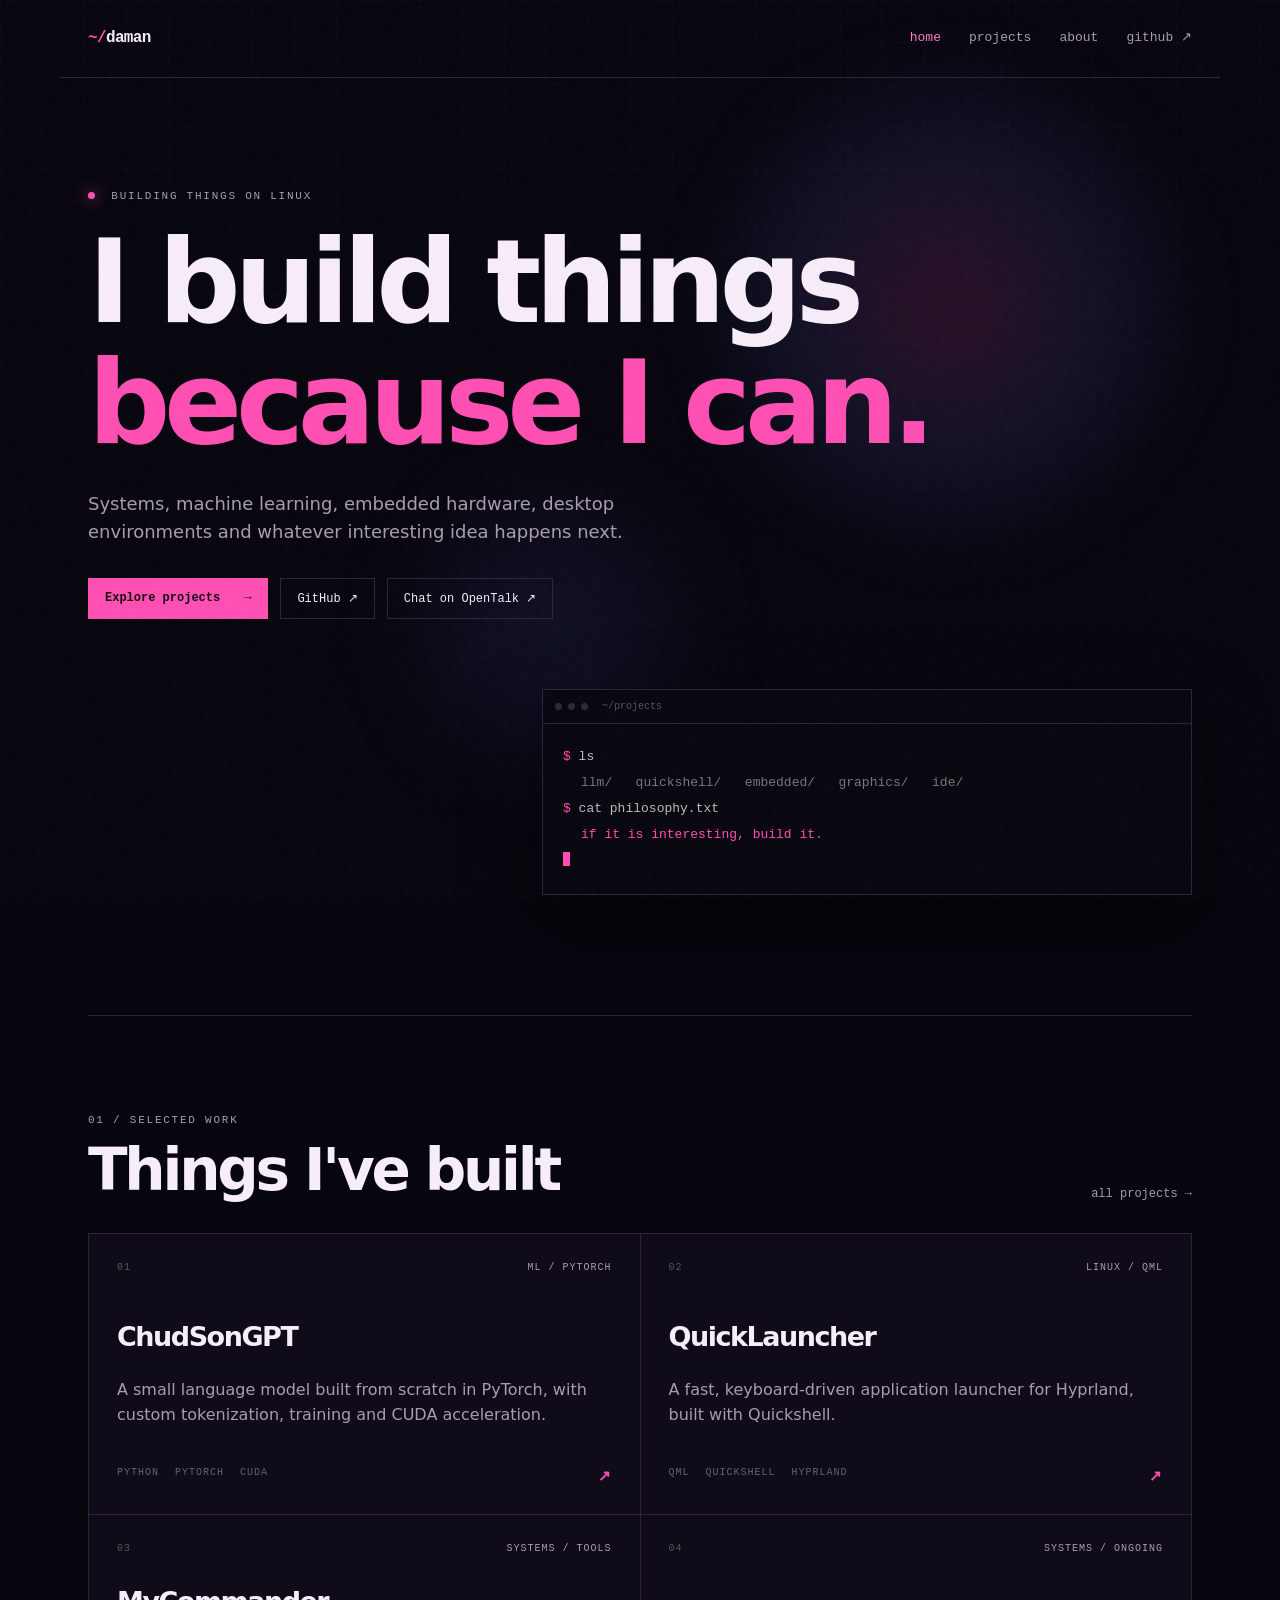
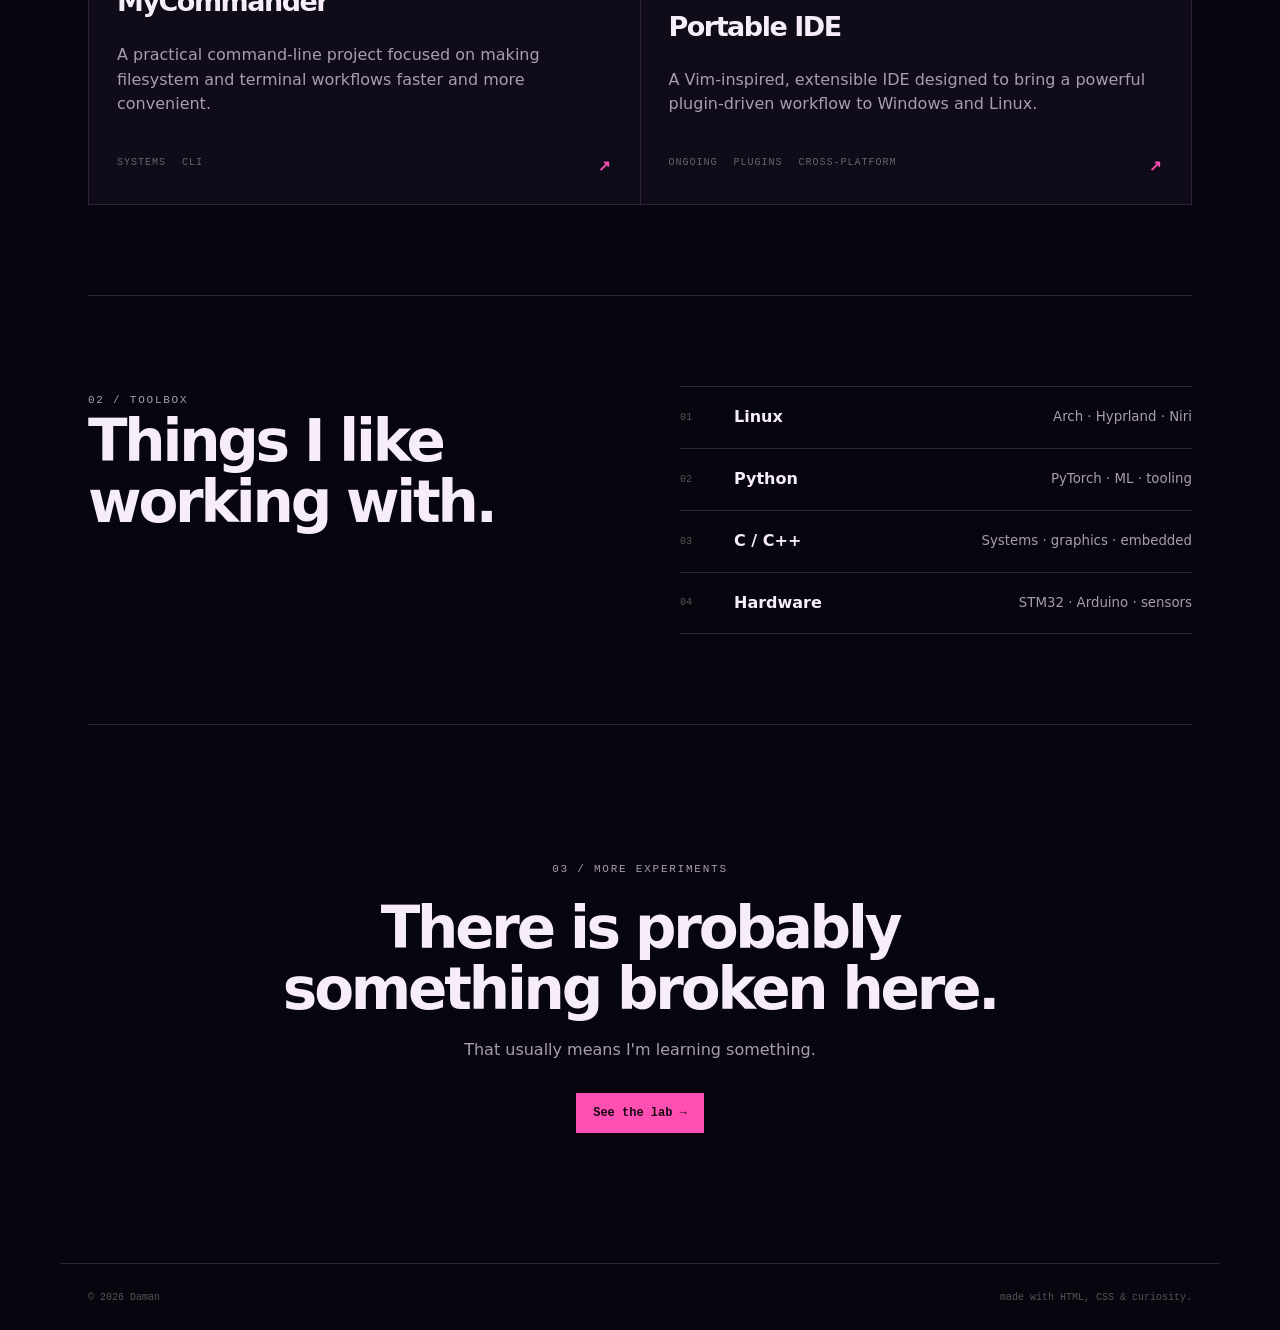
<file: index.html>
<!doctype html>
<html lang="en">
<head>
  <meta charset="utf-8">
  <meta name="viewport" content="width=device-width,initial-scale=1">
  <meta name="description" content="Daman's personal developer portfolio — systems, Linux, ML, embedded projects and experiments.">
  <title>Daman — Projects & Experiments</title>
  <link rel="icon" type="image/png" href="favicon.png">
  <link rel="stylesheet" href="assets/css/style.css">
</head>
<body><div class="ambient-glow"></div>
  <div class="noise"></div>
  <header class="site-header">
    <a class="brand" href="index.html"><span>~/</span>daman</a>
    <nav>
      <a class="active" href="index.html">home</a>
      <a href="projects.html">projects</a>
      <a href="about.html">about</a>
      <a href="https://github.com/damanchakraborty/" target="_blank" rel="noreferrer">github ↗</a>
    </nav>
  </header>

  <main>
    <section class="hero">
      <div class="eyebrow"><span class="dot"></span> building things on Linux</div>
      <h1>I build things<br><em>because I can.</em></h1>
      <p class="hero-copy">Systems, machine learning, embedded hardware, desktop environments and whatever interesting idea happens next.</p>
      <div class="hero-actions">
        <a class="button primary" href="projects.html">Explore projects <span>→</span></a>
        <a class="button" href="https://github.com/damanchakraborty/" target="_blank" rel="noreferrer">GitHub ↗</a>
        <a class="button" href="https://damanchakraborty.github.io/OpenTalk/" target="_blank" rel="noreferrer">Chat on OpenTalk ↗</a>
      </div>
      <div class="terminal">
        <div class="terminal-bar"><i></i><i></i><i></i><span>~/projects</span></div>
        <div class="terminal-body">
          <div><span class="prompt">$</span> ls</div>
          <div class="cmd-output">llm/ &nbsp; quickshell/ &nbsp; embedded/ &nbsp; graphics/ &nbsp; ide/</div>
          <div><span class="prompt">$</span> cat philosophy.txt</div>
          <div class="cmd-output accent">if it is interesting, build it.</div>
          <span class="cursor"></span>
        </div>
      </div>
    </section>

    <section class="section">
      <div class="section-heading">
        <div><span class="eyebrow">01 / selected work</span><h2>Things I've built</h2></div>
        <a class="text-link" href="projects.html">all projects →</a>
      </div>
      <div class="project-grid">
        <a class="project-card featured" href="projects/chudson.html">
          <div class="card-top"><span class="number">01</span><span class="tag">ML / PYTORCH</span></div>
          <h3>ChudSonGPT</h3>
          <p>A small language model built from scratch in PyTorch, with custom tokenization, training and CUDA acceleration.</p>
          <div class="card-footer"><span>Python</span><span>PyTorch</span><span>CUDA</span><b>↗</b></div>
        </a>
        <a class="project-card" href="projects/quicklauncher.html">
          <div class="card-top"><span class="number">02</span><span class="tag">LINUX / QML</span></div>
          <h3>QuickLauncher</h3>
          <p>A fast, keyboard-driven application launcher for Hyprland, built with Quickshell.</p>
          <div class="card-footer"><span>QML</span><span>Quickshell</span><span>Hyprland</span><b>↗</b></div>
        </a>
        <a class="project-card" href="projects/mycommander.html">
          <div class="card-top"><span class="number">03</span><span class="tag">SYSTEMS / TOOLS</span></div>
          <h3>MyCommander</h3>
          <p>A practical command-line project focused on making filesystem and terminal workflows faster and more convenient.</p>
          <div class="card-footer"><span>Systems</span><span>CLI</span><b>↗</b></div>
        </a>
        <a class="project-card" href="projects/ide.html">
          <div class="card-top"><span class="number">04</span><span class="tag">SYSTEMS / ONGOING</span></div>
          <h3>Portable IDE</h3>
          <p>A Vim-inspired, extensible IDE designed to bring a powerful plugin-driven workflow to Windows and Linux.</p>
          <div class="card-footer"><span>Ongoing</span><span>Plugins</span><span>Cross-platform</span><b>↗</b></div>
        </a>
      </div>
    </section>

    <section class="section split">
      <div>
        <span class="eyebrow">02 / toolbox</span>
        <h2>Things I like<br>working with.</h2>
      </div>
      <div class="stack-list">
        <div><span>01</span><strong>Linux</strong><small>Arch · Hyprland · Niri</small></div>
        <div><span>02</span><strong>Python</strong><small>PyTorch · ML · tooling</small></div>
        <div><span>03</span><strong>C / C++</strong><small>Systems · graphics · embedded</small></div>
        <div><span>04</span><strong>Hardware</strong><small>STM32 · Arduino · sensors</small></div>
      </div>
    </section>

    <section class="cta">
      <span class="eyebrow">03 / more experiments</span>
      <h2>There is probably<br>something broken here.</h2>
      <p>That usually means I'm learning something.</p>
      <a class="button primary" href="projects.html">See the lab →</a>
    </section>
  </main>

  <footer><span>© 2026 Daman</span><span>made with HTML, CSS & curiosity.</span></footer>
  <script src="assets/js/main.js"></script>
</body>
</html>
</file>
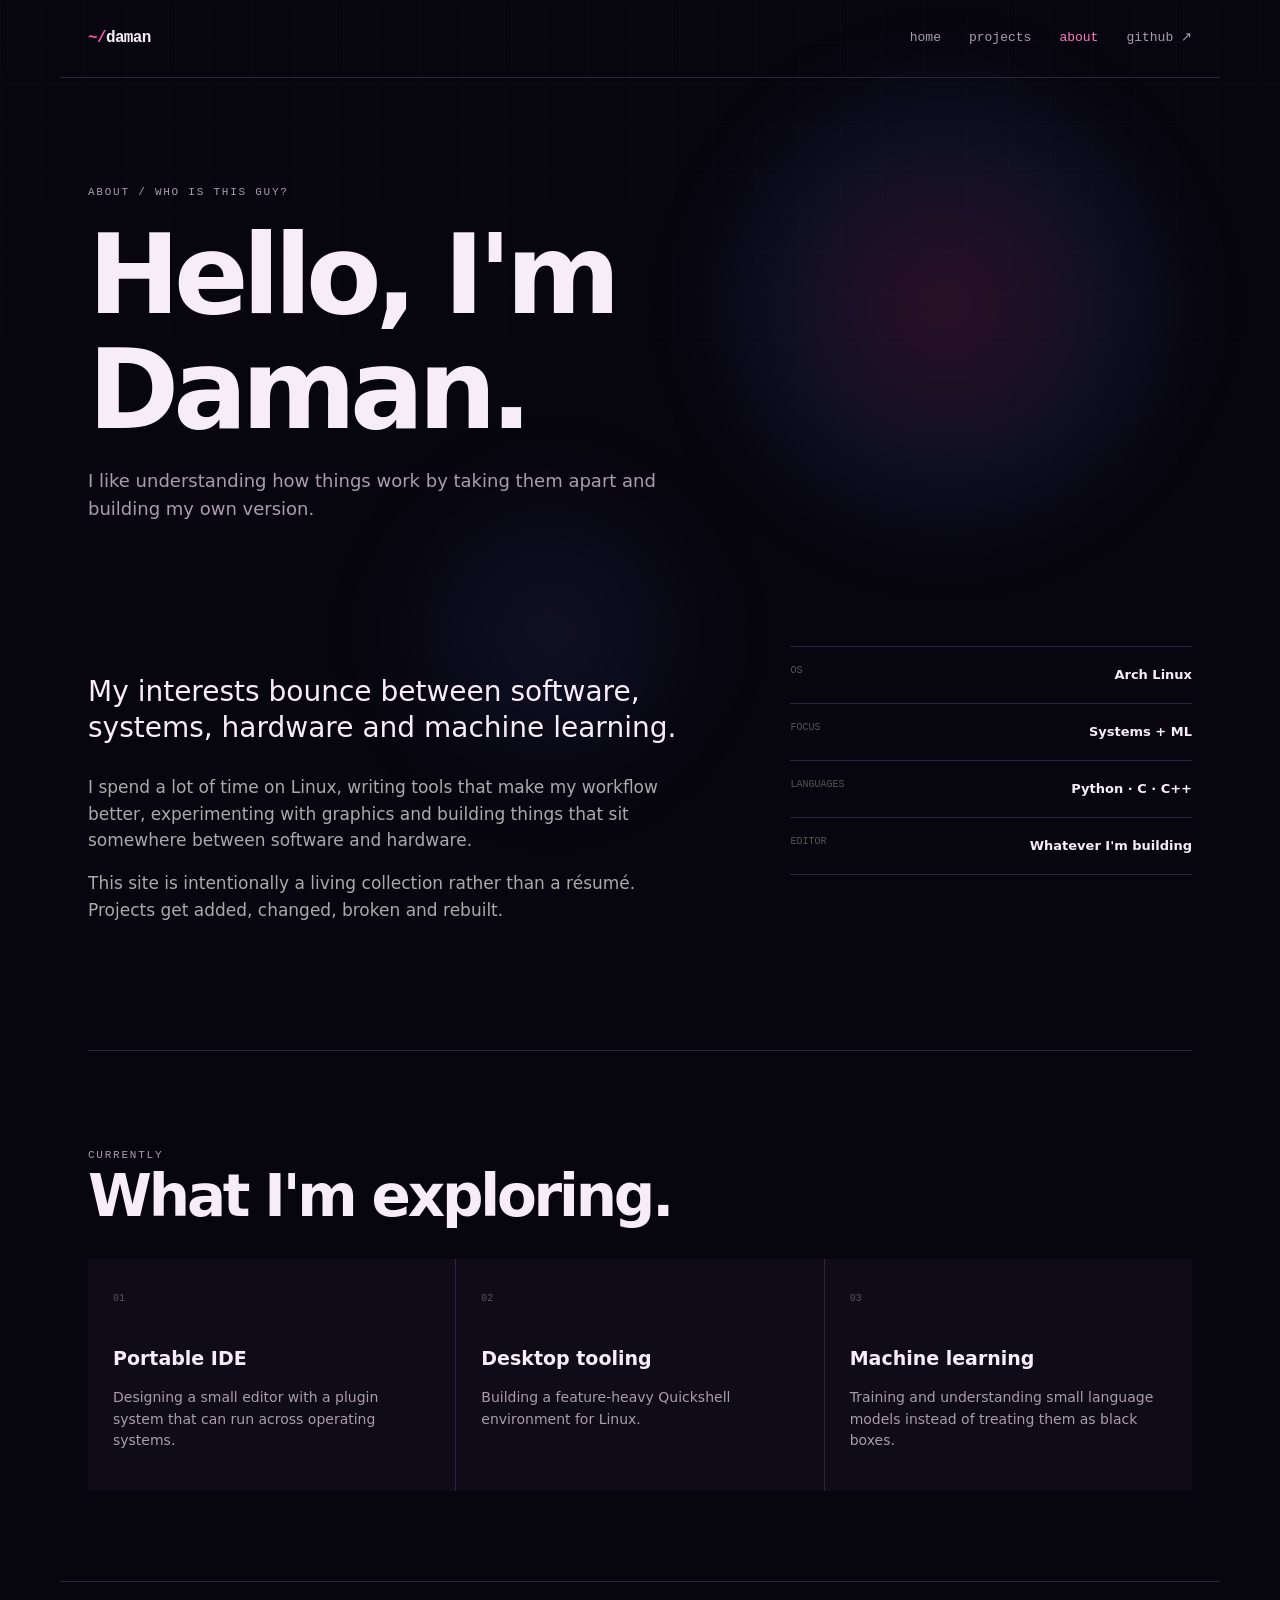
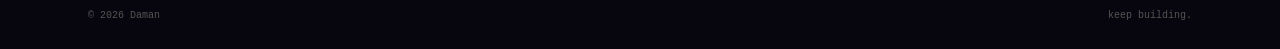
<file: about.html>
<!doctype html>
<html lang="en">
<head><meta charset="utf-8"><meta name="viewport" content="width=device-width,initial-scale=1"><meta name="description" content="About Daman."><link rel="icon" type="image/png" href="favicon.png"><title>About — Daman</title><link rel="stylesheet" href="assets/css/style.css"></head>
<body><div class="ambient-glow"></div>
<header class="site-header"><a class="brand" href="index.html"><span>~/</span>daman</a><nav><a href="index.html">home</a><a href="projects.html">projects</a><a class="active" href="about.html">about</a><a href="https://github.com/damanchakraborty/" target="_blank" rel="noreferrer">github ↗</a></nav></header>
<main>
<section class="page-hero"><span class="eyebrow">about / who is this guy?</span><h1>Hello, I'm Daman.</h1><p>I like understanding how things work by taking them apart and building my own version.</p></section>
<section class="about-grid">
  <div class="about-copy">
    <p class="lead">My interests bounce between software, systems, hardware and machine learning.</p>
    <p>I spend a lot of time on Linux, writing tools that make my workflow better, experimenting with graphics and building things that sit somewhere between software and hardware.</p>
    <p>This site is intentionally a living collection rather than a résumé. Projects get added, changed, broken and rebuilt.</p>
  </div>
  <aside class="facts"><div><span>OS</span><strong>Arch Linux</strong></div><div><span>FOCUS</span><strong>Systems + ML</strong></div><div><span>LANGUAGES</span><strong>Python · C · C++</strong></div><div><span>EDITOR</span><strong>Whatever I'm building</strong></div></aside>
</section>
<section class="section">
<span class="eyebrow">currently</span><h2>What I'm exploring.</h2>
<div class="currently"><div><b>01</b><strong>Portable IDE</strong><p>Designing a small editor with a plugin system that can run across operating systems.</p></div><div><b>02</b><strong>Desktop tooling</strong><p>Building a feature-heavy Quickshell environment for Linux.</p></div><div><b>03</b><strong>Machine learning</strong><p>Training and understanding small language models instead of treating them as black boxes.</p></div></div>
</section>
</main>
<footer><span>© 2026 Daman</span><span>keep building.</span></footer>
</body>
</html>
</file>
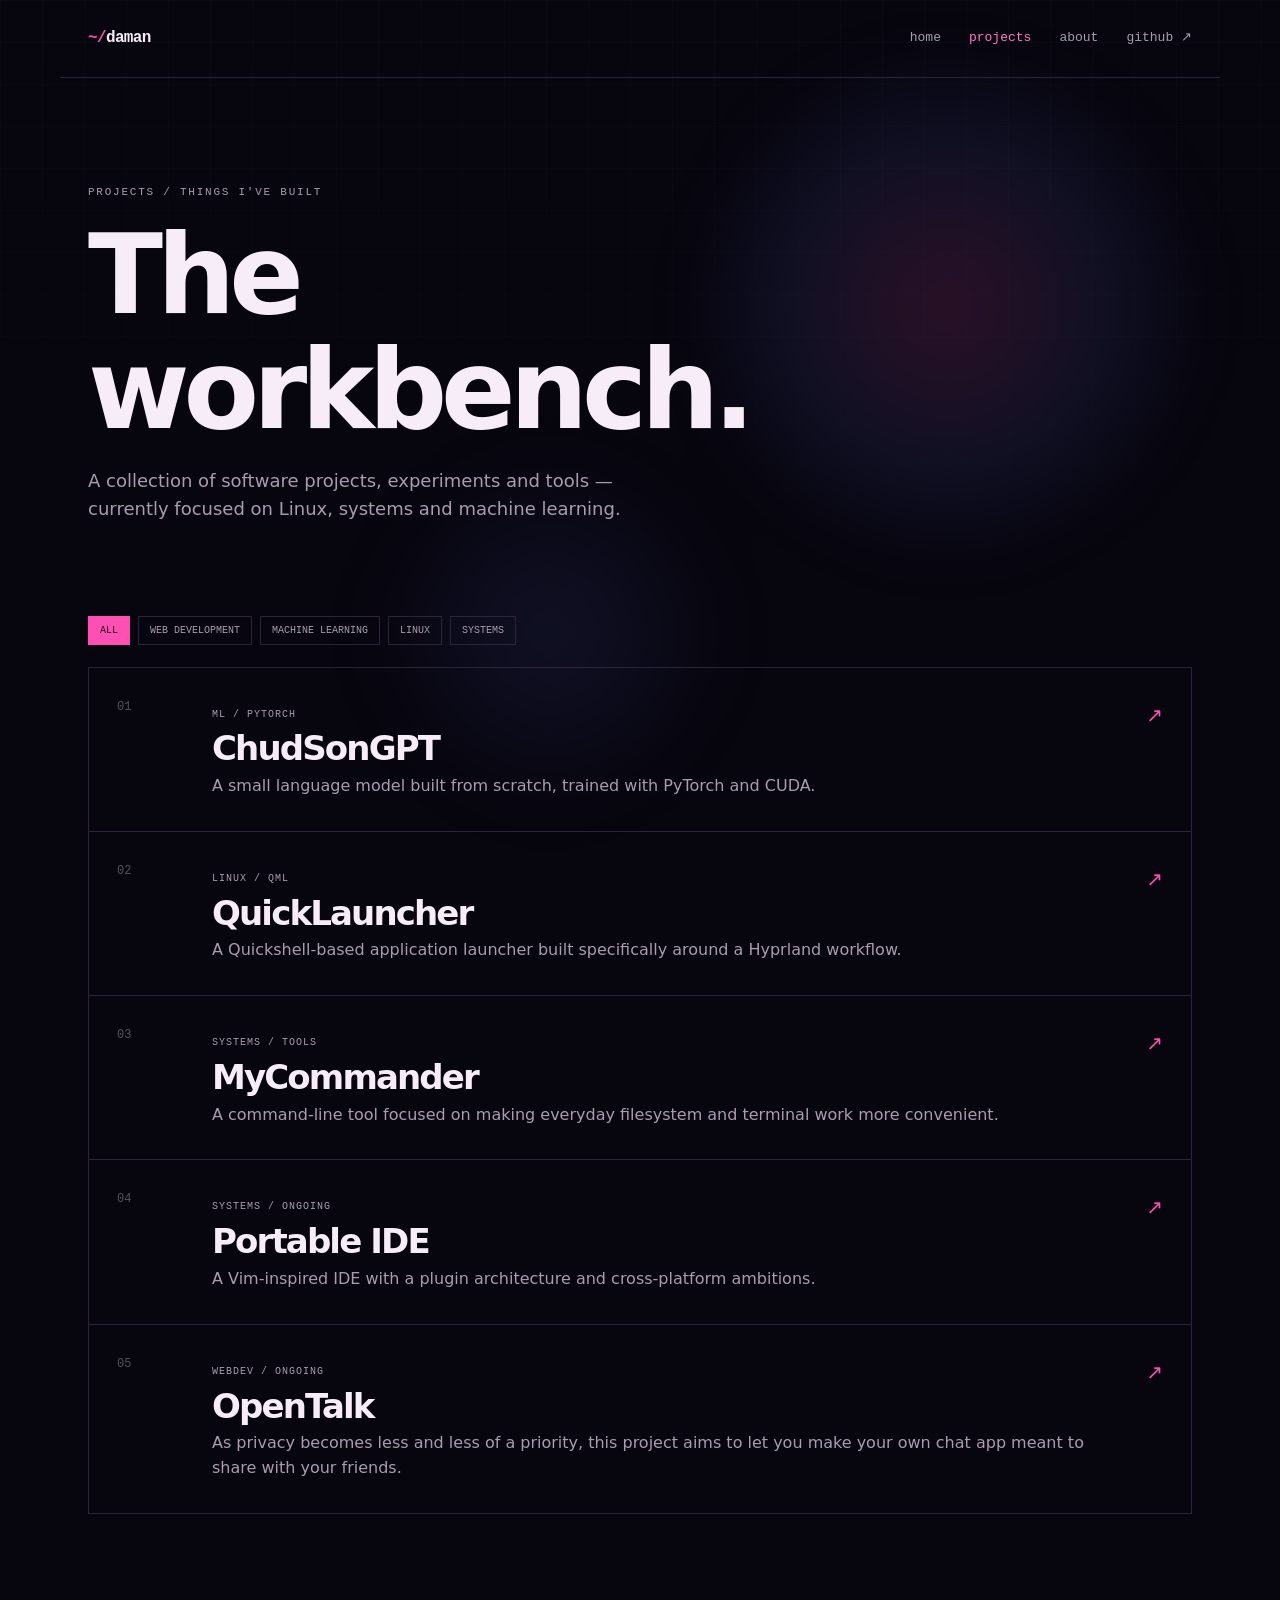
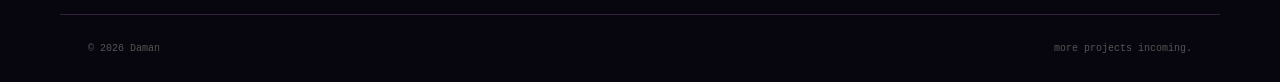
<file: projects.html>
<!doctype html>
<html lang="en">
<head>
  <meta charset="utf-8"><meta name="viewport" content="width=device-width,initial-scale=1">
  <meta name="description" content="Daman's projects and experiments.">
  <link rel="icon" type="image/png" href="favicon.png">
  <title>Projects — Daman</title>
  <link rel="stylesheet" href="assets/css/style.css">
</head>
<body><div class="ambient-glow"></div>
<header class="site-header"><a class="brand" href="index.html"><span>~/</span>daman</a><nav><a href="index.html">home</a><a class="active" href="projects.html">projects</a><a href="about.html">about</a><a href="https://github.com/damanchakraborty/" target="_blank" rel="noreferrer">github ↗</a></nav></header>
<main>
<section class="page-hero"><span class="eyebrow">projects / things I've built</span><h1>The workbench.</h1><p>A collection of software projects, experiments and tools — currently focused on Linux, systems and machine learning.</p></section>
<section class="filter-bar"><button class="filter active" data-filter="all">all</button><button class="filter" data-filter="webdev">web development<button class="filter" data-filter="ml">machine learning</button><button class="filter" data-filter="linux">linux</button><button class="filter" data-filter="systems">systems</button></section>
<section class="project-list">
  <a class="project-row" data-category="ml" href="projects/chudson.html"><span class="row-num">01</span><div><span class="tag">ML / PYTORCH</span><h2>ChudSonGPT</h2><p>A small language model built from scratch, trained with PyTorch and CUDA.</p></div><span class="arrow">↗</span></a>
  <a class="project-row" data-category="linux" href="projects/quicklauncher.html"><span class="row-num">02</span><div><span class="tag">LINUX / QML</span><h2>QuickLauncher</h2><p>A Quickshell-based application launcher built specifically around a Hyprland workflow.</p></div><span class="arrow">↗</span></a>
  <a class="project-row" data-category="systems" href="projects/mycommander.html"><span class="row-num">03</span><div><span class="tag">SYSTEMS / TOOLS</span><h2>MyCommander</h2><p>A command-line tool focused on making everyday filesystem and terminal work more convenient.</p></div><span class="arrow">↗</span></a>
  <a class="project-row" data-category="systems" href="projects/ide.html"><span class="row-num">04</span><div><span class="tag">SYSTEMS / ONGOING</span><h2>Portable IDE</h2><p>A Vim-inspired IDE with a plugin architecture and cross-platform ambitions.</p></div><span class="arrow">↗</span></a>
<a class="project-row" data-category="webdev" href="projects/chudchat.html"><span class="row-num">05</span><div><span class="tag">WEBDEV / ONGOING</span><h2>OpenTalk</h2><p>As privacy becomes less and less of a priority, this project aims to let you make your own chat app meant to share with your friends.</p></div><span class="arrow">↗</span></a>
</section>
</main>
<footer><span>© 2026 Daman</span><span>more projects incoming.</span></footer>
<script src="assets/js/main.js"></script>
</body>
</html>
</file>
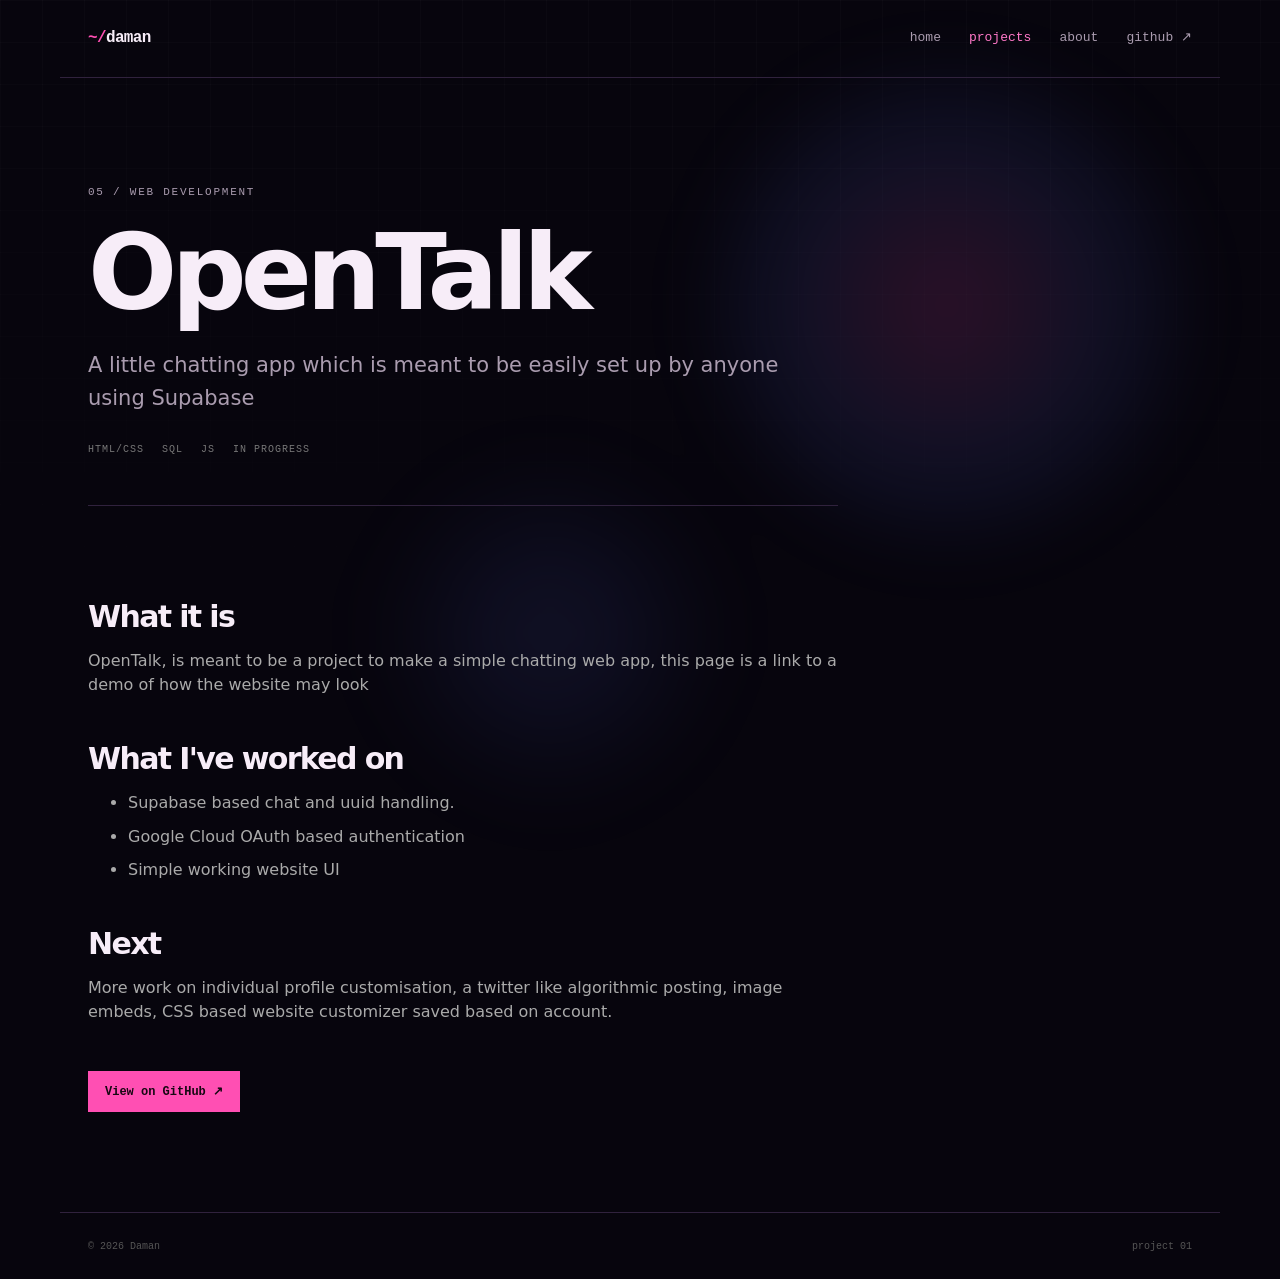
<file: projects/chudchat.html>
<!doctype html><html lang="en"><head><meta charset="utf-8"><meta name="viewport" content="width=device-width,initial-scale=1"><link rel="icon" type="image/png" href="favicon.png"><title>ChudSonGPT — Daman</title><link rel="stylesheet" href="../assets/css/style.css"></head><body><div class="ambient-glow"></div>
<header class="site-header"><a class="brand" href="../index.html"><span>~/</span>daman</a><nav><a href="../index.html">home</a><a class="active" href="../projects.html">projects</a><a href="../about.html">about</a><a href="https://github.com/damanchakraborty/" target="_blank" rel="noreferrer">github ↗</a></nav></header>
<main><section class="project-detail"><span class="eyebrow">05 / web development</span><h1>OpenTalk</h1><p class="detail-lead">A little chatting app which is meant to be easily set up by anyone using Supabase</p><div class="detail-meta"><span>HTML/CSS</span>SQL<span>JS</span><span>In progress</span></div><div class="detail-content"><h2>What it is</h2><p>OpenTalk, is meant to be a project to make a simple chatting web app, this page is a link to a demo of how the website may look</p><h2>What I've worked on</h2><ul><li>Supabase based chat and uuid handling.</li><li>Google Cloud OAuth based authentication</li><li>Simple working website UI</li></ul><h2>Next</h2><p>More work on individual profile customisation, a twitter like algorithmic posting, image embeds, CSS based website customizer saved based on account.</p><a class="button primary" href="https://github.com/damanchakraborty/OpenTalk" target="_blank" rel="noreferrer">View on GitHub ↗</a></div></section></main><footer><span>© 2026 Daman</span><span>project 01</span></footer></body></html>
</file>
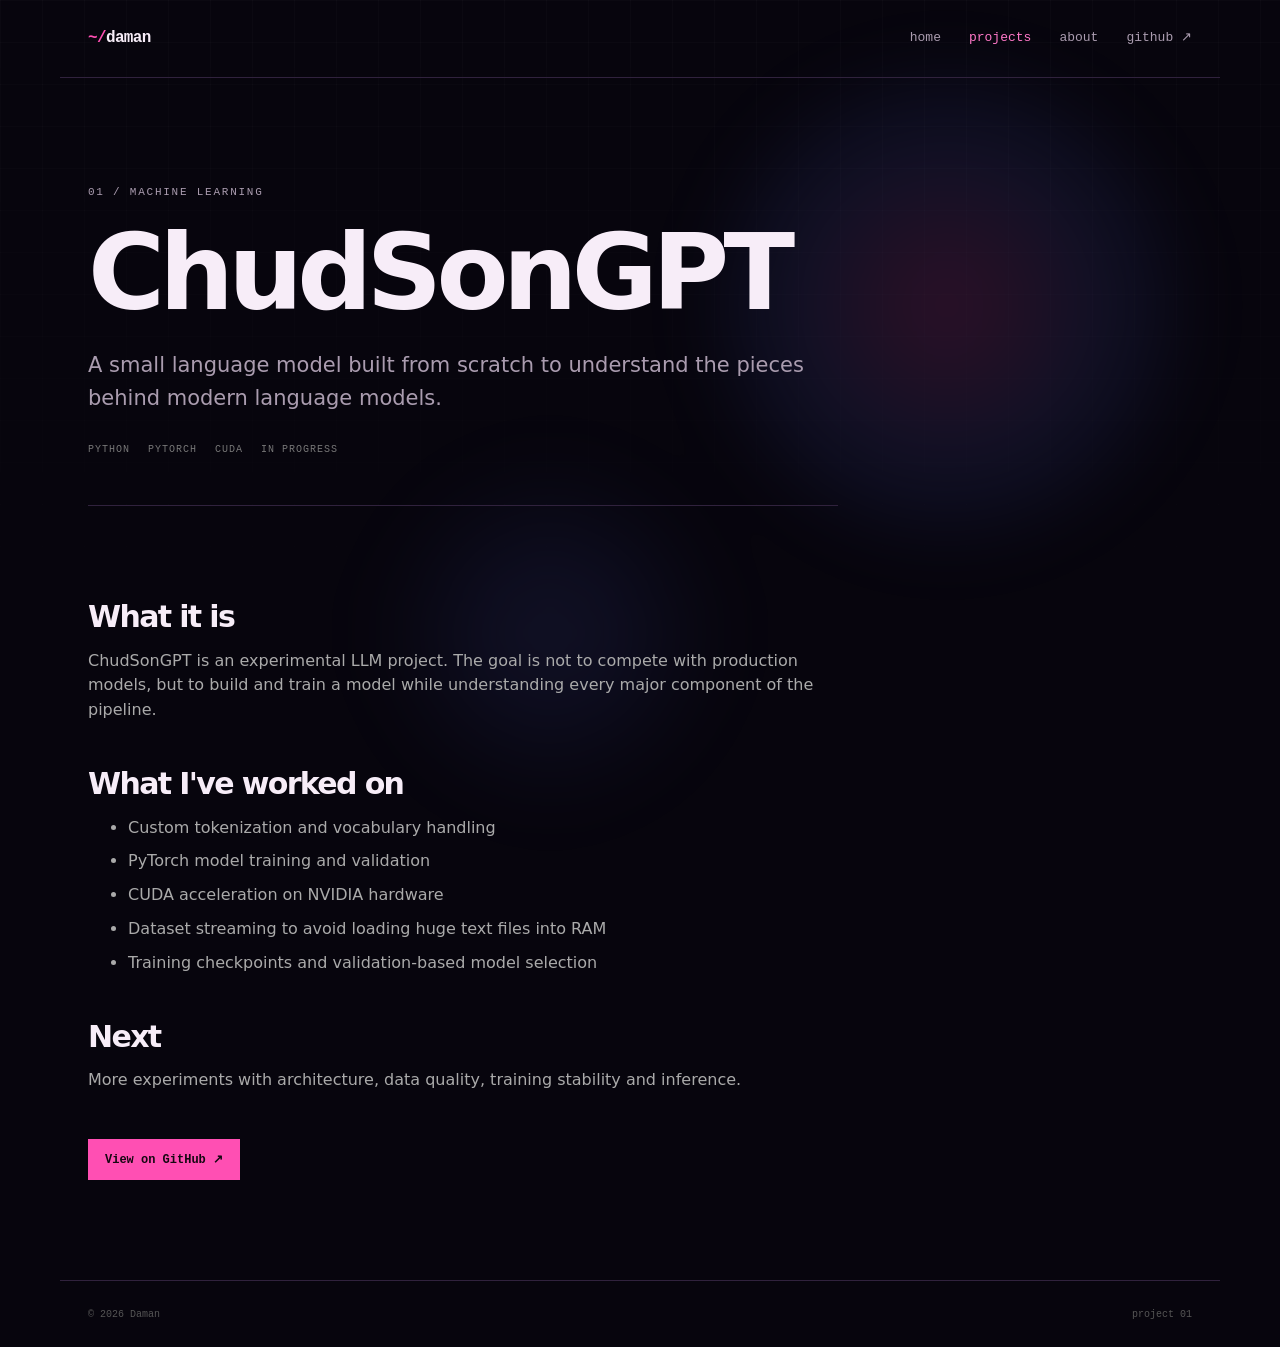
<file: projects/chudson.html>
<!doctype html><html lang="en"><head><meta charset="utf-8"><meta name="viewport" content="width=device-width,initial-scale=1"><link rel="icon" type="image/png" href="favicon.png"><title>ChudSonGPT — Daman</title><link rel="stylesheet" href="../assets/css/style.css"></head><body><div class="ambient-glow"></div>
<header class="site-header"><a class="brand" href="../index.html"><span>~/</span>daman</a><nav><a href="../index.html">home</a><a class="active" href="../projects.html">projects</a><a href="../about.html">about</a><a href="https://github.com/damanchakraborty/" target="_blank" rel="noreferrer">github ↗</a></nav></header>
<main><section class="project-detail"><span class="eyebrow">01 / machine learning</span><h1>ChudSonGPT</h1><p class="detail-lead">A small language model built from scratch to understand the pieces behind modern language models.</p><div class="detail-meta"><span>Python</span><span>PyTorch</span><span>CUDA</span><span>In progress</span></div><div class="detail-content"><h2>What it is</h2><p>ChudSonGPT is an experimental LLM project. The goal is not to compete with production models, but to build and train a model while understanding every major component of the pipeline.</p><h2>What I've worked on</h2><ul><li>Custom tokenization and vocabulary handling</li><li>PyTorch model training and validation</li><li>CUDA acceleration on NVIDIA hardware</li><li>Dataset streaming to avoid loading huge text files into RAM</li><li>Training checkpoints and validation-based model selection</li></ul><h2>Next</h2><p>More experiments with architecture, data quality, training stability and inference.</p><a class="button primary" href="https://github.com/damanchakraborty/ChudSonGPT" target="_blank" rel="noreferrer">View on GitHub ↗</a></div></section></main><footer><span>© 2026 Daman</span><span>project 01</span></footer></body></html>
</file>
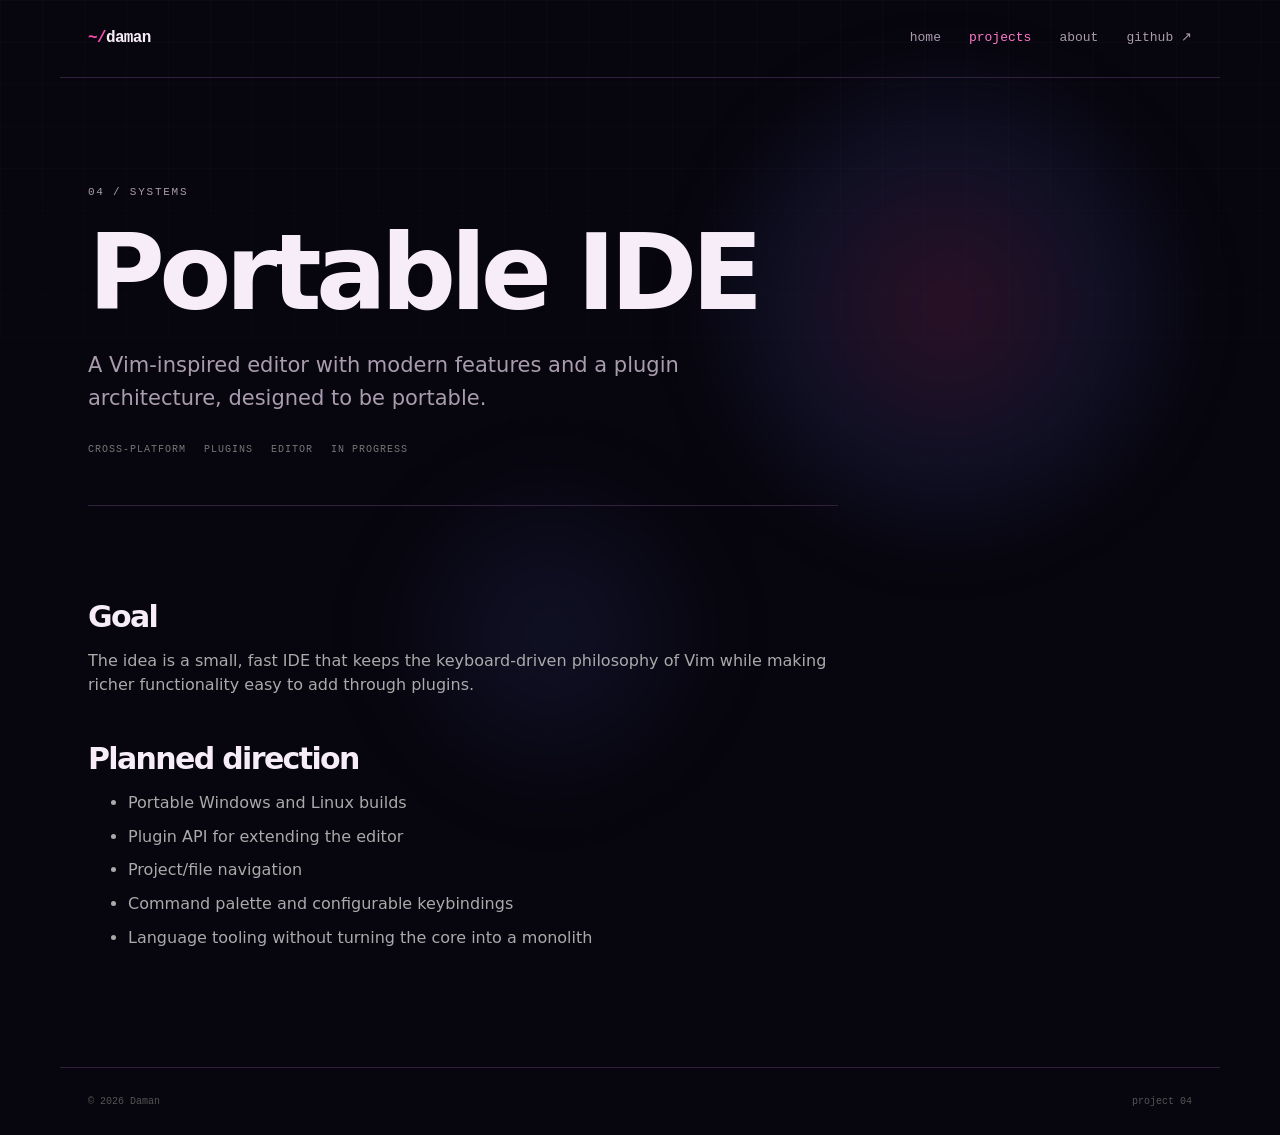
<file: projects/ide.html>
<!doctype html><html lang="en"><head><meta charset="utf-8"><meta name="viewport" content="width=device-width,initial-scale=1"><link rel="icon" type="image/png" href="favicon.png"><title>Portable IDE — Daman</title><link rel="stylesheet" href="../assets/css/style.css"></head><body><div class="ambient-glow"></div><header class="site-header"><a class="brand" href="../index.html"><span>~/</span>daman</a><nav><a href="../index.html">home</a><a class="active" href="../projects.html">projects</a><a href="../about.html">about</a><a href="https://github.com/damanchakraborty/" target="_blank" rel="noreferrer">github ↗</a></nav></header><main><section class="project-detail"><span class="eyebrow">04 / systems</span><h1>Portable IDE</h1><p class="detail-lead">A Vim-inspired editor with modern features and a plugin architecture, designed to be portable.</p><div class="detail-meta"><span>Cross-platform</span><span>Plugins</span><span>Editor</span><span>In progress</span></div><div class="detail-content"><h2>Goal</h2><p>The idea is a small, fast IDE that keeps the keyboard-driven philosophy of Vim while making richer functionality easy to add through plugins.</p><h2>Planned direction</h2><ul><li>Portable Windows and Linux builds</li><li>Plugin API for extending the editor</li><li>Project/file navigation</li><li>Command palette and configurable keybindings</li><li>Language tooling without turning the core into a monolith</li></ul></div></section></main><footer><span>© 2026 Daman</span><span>project 04</span></footer></body></html>
</file>
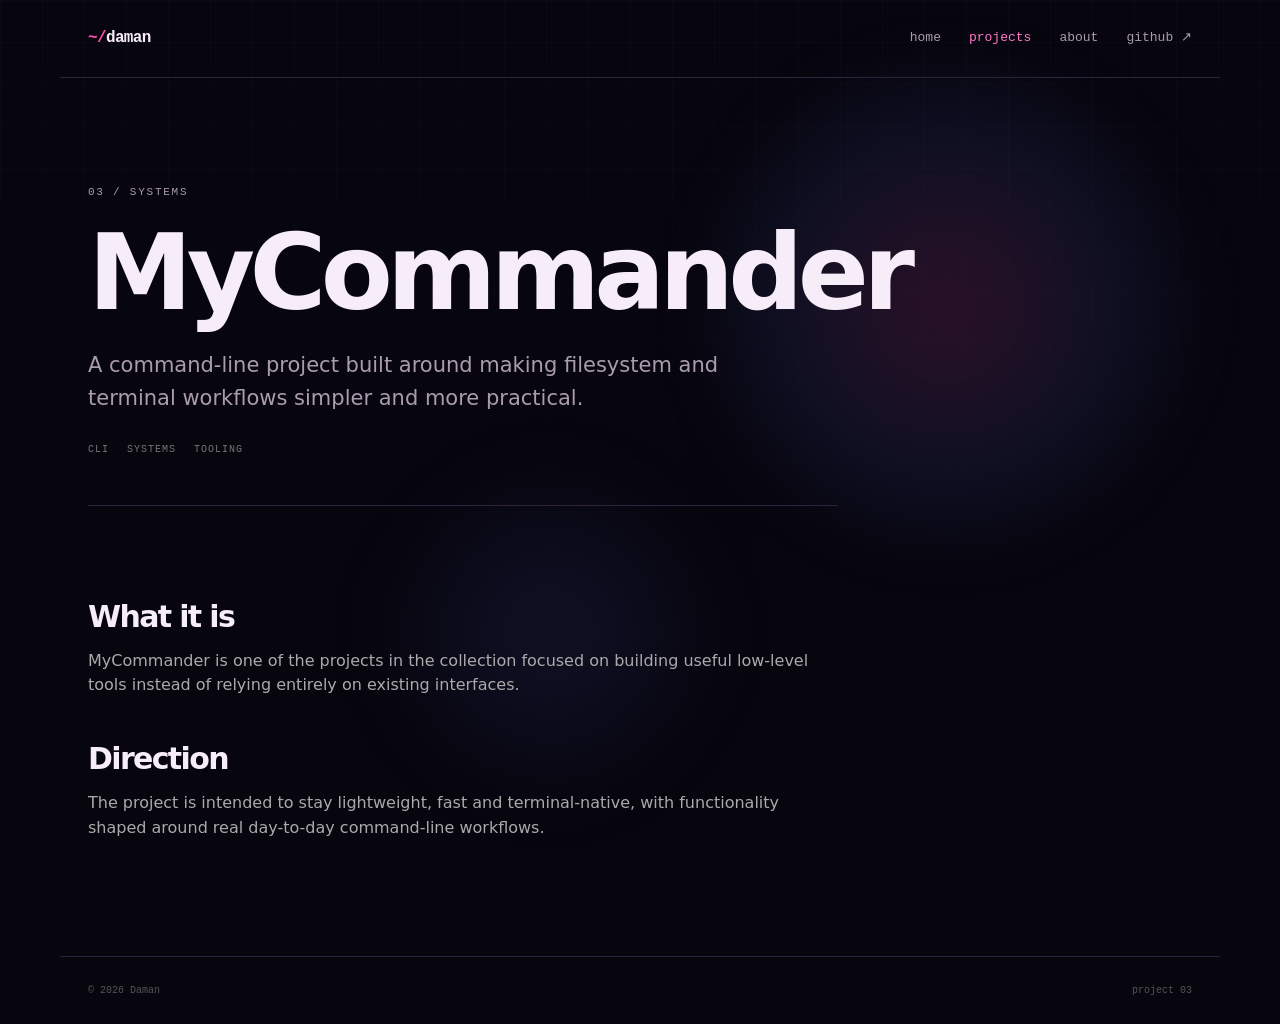
<file: projects/mycommander.html>
<!doctype html><html lang="en"><head><meta charset="utf-8"><meta name="viewport" content="width=device-width,initial-scale=1"><link rel="icon" type="image/png" href="favicon.png"><title>MyCommander — Daman</title><link rel="stylesheet" href="../assets/css/style.css"></head><body><div class="ambient-glow"></div>
<header class="site-header"><a class="brand" href="../index.html"><span>~/</span>daman</a><nav><a href="../index.html">home</a><a class="active" href="../projects.html">projects</a><a href="../about.html">about</a><a href="https://github.com/damanchakraborty/" target="_blank" rel="noreferrer">github ↗</a></nav></header>
<main><section class="project-detail"><span class="eyebrow">03 / systems</span><h1>MyCommander</h1><p class="detail-lead">A command-line project built around making filesystem and terminal workflows simpler and more practical.</p><div class="detail-meta"><span>CLI</span><span>Systems</span><span>Tooling</span></div><div class="detail-content"><h2>What it is</h2><p>MyCommander is one of the projects in the collection focused on building useful low-level tools instead of relying entirely on existing interfaces.</p><h2>Direction</h2><p>The project is intended to stay lightweight, fast and terminal-native, with functionality shaped around real day-to-day command-line workflows.</p></div></section></main><footer><span>© 2026 Daman</span><span>project 03</span></footer></body></html>
</file>
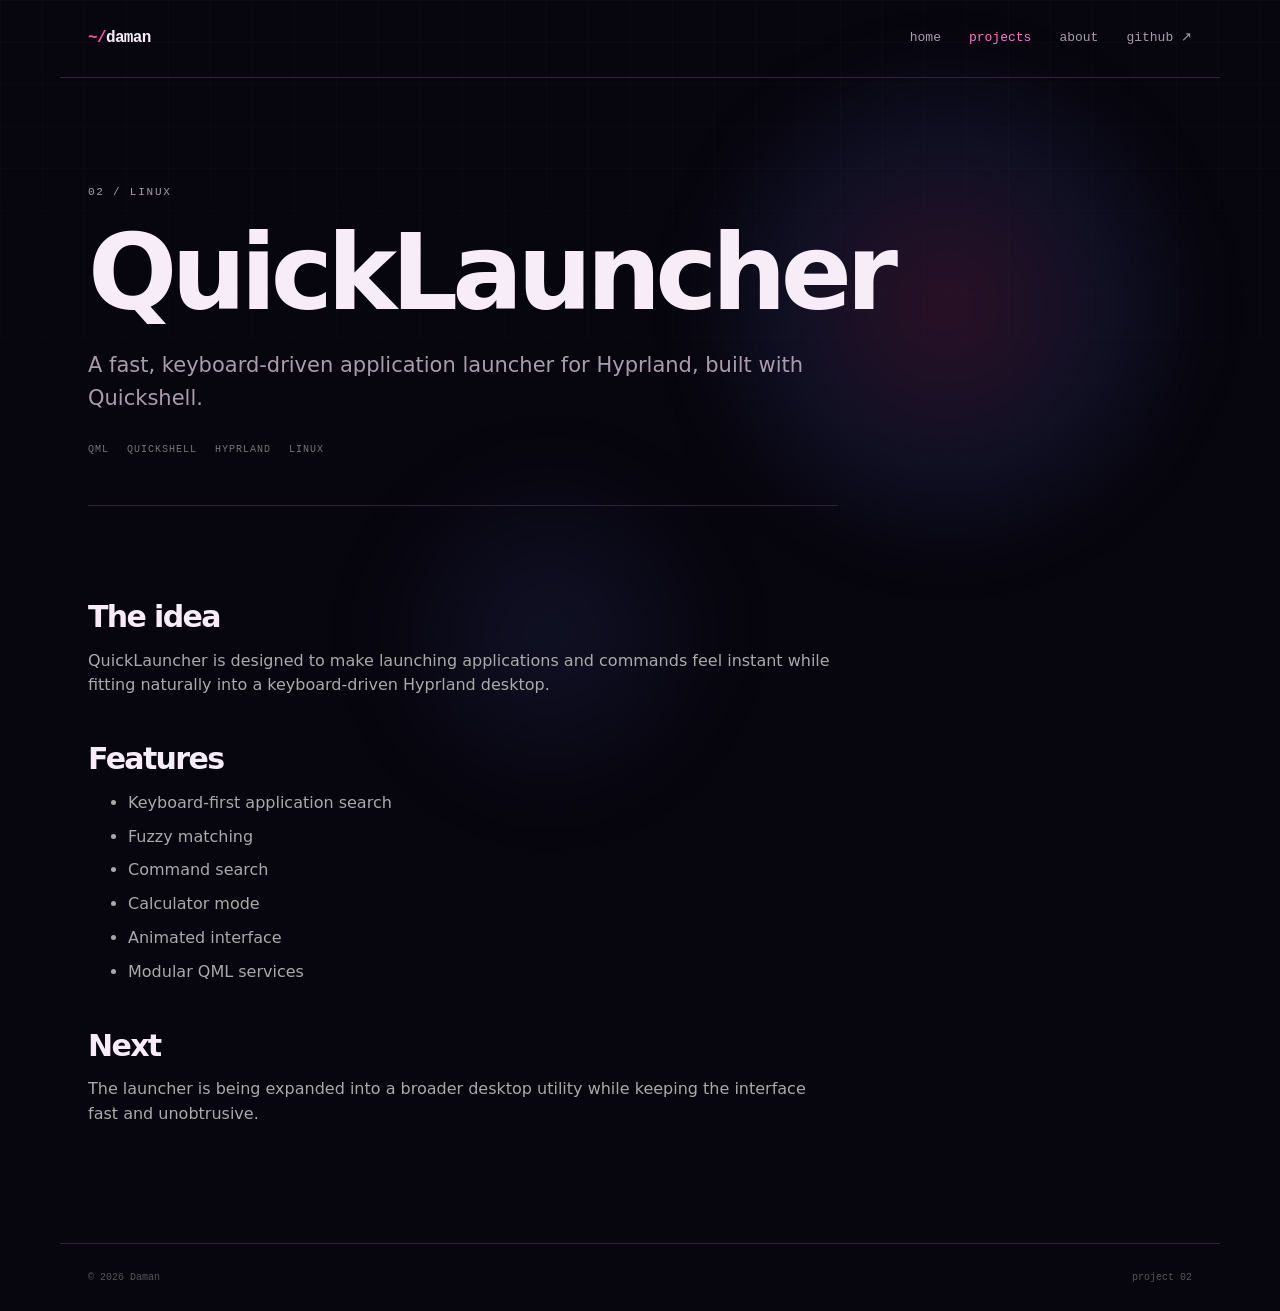
<file: projects/quicklauncher.html>
<!doctype html><html lang="en"><head><meta charset="utf-8"><meta name="viewport" content="width=device-width,initial-scale=1"><link rel="icon" type="image/png" href="favicon.png"><title>QuickLauncher — Daman</title><link rel="stylesheet" href="../assets/css/style.css"></head><body><div class="ambient-glow"></div>
<header class="site-header"><a class="brand" href="../index.html"><span>~/</span>daman</a><nav><a href="../index.html">home</a><a class="active" href="../projects.html">projects</a><a href="../about.html">about</a><a href="https://github.com/damanchakraborty/" target="_blank" rel="noreferrer">github ↗</a></nav></header>
<main><section class="project-detail"><span class="eyebrow">02 / linux</span><h1>QuickLauncher</h1><p class="detail-lead">A fast, keyboard-driven application launcher for Hyprland, built with Quickshell.</p><div class="detail-meta"><span>QML</span><span>Quickshell</span><span>Hyprland</span><span>Linux</span></div><div class="detail-content"><h2>The idea</h2><p>QuickLauncher is designed to make launching applications and commands feel instant while fitting naturally into a keyboard-driven Hyprland desktop.</p><h2>Features</h2><ul><li>Keyboard-first application search</li><li>Fuzzy matching</li><li>Command search</li><li>Calculator mode</li><li>Animated interface</li><li>Modular QML services</li></ul><h2>Next</h2><p>The launcher is being expanded into a broader desktop utility while keeping the interface fast and unobtrusive.</p></div></section></main><footer><span>© 2026 Daman</span><span>project 02</span></footer></body></html>
</file>
<file: assets/css/style.css>
:root{
  --bg:#07050d;
  --panel:#100b19;
  --panel2:#171025;
  --text:#f7edf8;
  --muted:#aa9caf;
  --line:#30223d;
  --accent:#ff4fb3;
  --accent2:#7285ff;
  --blue:#6378ff;
  --pink:#ff78c8;
  --purple:#c832a0;
  --max:1160px;
}
*{box-sizing:border-box}html{scroll-behavior:smooth}body{margin:0;background:var(--bg);color:var(--text);font-family:Inter,ui-sans-serif,system-ui,-apple-system,BlinkMacSystemFont,"Segoe UI",sans-serif;line-height:1.55}
.ambient-glow{
  position:fixed;top:4vh;right:5vw;width:42vw;height:42vw;
  background:radial-gradient(circle,rgba(255,79,179,.15),rgba(99,120,255,.10) 42%,transparent 70%);
  filter:blur(30px);pointer-events:none;z-index:-1
}
.ambient-glow:after{
  content:"";position:absolute;width:30vw;height:30vw;left:-25vw;top:45vh;
  background:radial-gradient(circle,rgba(99,120,255,.12),transparent 68%);
  filter:blur(25px)
}
body:before{content:"";position:fixed;inset:0;pointer-events:none;background-image:linear-gradient(rgba(255,255,255,.018) 1px,transparent 1px),linear-gradient(90deg,rgba(255,255,255,.018) 1px,transparent 1px);background-size:42px 42px;mask-image:linear-gradient(to bottom,black,transparent 75%);z-index:-2}
.noise{position:fixed;inset:0;opacity:.035;pointer-events:none;z-index:20;background-image:url("data:image/svg+xml,%3Csvg viewBox='0 0 180 180' xmlns='http://www.w3.org/2000/svg'%3E%3Cfilter id='n'%3E%3CfeTurbulence type='fractalNoise' baseFrequency='.8' numOctaves='4' stitchTiles='stitch'/%3E%3C/filter%3E%3Crect width='100%25' height='100%25' filter='url(%23n)' opacity='.8'/%3E%3C/svg%3E")}
a{color:inherit;text-decoration:none}.site-header{height:78px;max-width:var(--max);margin:auto;padding:0 28px;display:flex;align-items:center;justify-content:space-between;border-bottom:1px solid var(--line)}
.brand{font-family:ui-monospace,SFMono-Regular,Menlo,monospace;font-weight:700;letter-spacing:-.04em}.brand span{color:var(--accent)}
nav{display:flex;gap:28px;font-family:ui-monospace,SFMono-Regular,Menlo,monospace;font-size:13px;color:var(--muted)}nav a{transition:.2s}nav a:hover,nav .active{color:var(--text)}
main{max-width:var(--max);margin:auto;padding:0 28px}.hero{padding:112px 0 120px;position:relative}.eyebrow{font:11px ui-monospace,SFMono-Regular,Menlo,monospace;letter-spacing:.16em;text-transform:uppercase;color:var(--muted)}.dot{display:inline-block;width:7px;height:7px;border-radius:50%;background:var(--accent);box-shadow:0 0 16px var(--accent);margin-right:8px}
h1,h2,h3{margin:0;line-height:1.05;letter-spacing:-.055em}h1{font-size:clamp(58px,9vw,118px);max-width:900px;margin:20px 0 26px}h1 em{font-style:normal;color:var(--accent)}h2{font-size:clamp(34px,5vw,58px)}h3{font-size:27px}
.hero-copy{max-width:600px;color:var(--muted);font-size:18px}.hero-actions{display:flex;gap:12px;margin-top:32px}.button{display:inline-flex;gap:24px;align-items:center;border:1px solid var(--line);padding:12px 16px;font:12px ui-monospace,SFMono-Regular,Menlo,monospace;transition:.2s}.button:hover{border-color:#4b4f59;transform:translateY(-2px)}.button.primary{background:var(--accent);color:#160812;border-color:var(--accent);font-weight:800}.button.primary:hover{background:var(--pink)}
.terminal{max-width:650px;margin:70px 0 0 auto;border:1px solid var(--line);background:#08060e;box-shadow:0 25px 80px rgba(0,0,0,.4)}.terminal-bar{height:34px;border-bottom:1px solid var(--line);display:flex;align-items:center;padding:0 12px;gap:6px;color:#555;font:10px ui-monospace,monospace}.terminal-bar i{width:7px;height:7px;border-radius:50%;background:#292c31}.terminal-bar span{margin-left:8px}.terminal-body{padding:20px;font:13px/2 ui-monospace,SFMono-Regular,Menlo,monospace;color:#bbb}.prompt{color:var(--accent)}.cmd-output{padding-left:18px;color:#777}.cmd-output.accent{color:var(--accent)}.cursor{display:inline-block;width:7px;height:14px;background:var(--accent);vertical-align:-2px;animation:blink 1s steps(2) infinite}@keyframes blink{50%{opacity:0}}
.section{padding:90px 0;border-top:1px solid var(--line)}.section-heading{display:flex;justify-content:space-between;align-items:end;margin-bottom:32px}.section-heading h2{margin-top:10px}.text-link{font:12px ui-monospace,monospace;color:var(--muted)}.text-link:hover{color:var(--accent)}
.project-grid{display:grid;grid-template-columns:1fr 1fr;gap:1px;background:var(--line);border:1px solid var(--line)}.project-card{background:var(--panel);padding:28px;min-height:280px;display:flex;flex-direction:column;transition:.25s}.project-card:hover{background:var(--panel2);transform:translateY(-3px)}.card-top{display:flex;justify-content:space-between;margin-bottom:auto}.number,.tag,.card-footer,.detail-meta{font:10px ui-monospace,monospace;letter-spacing:.1em;text-transform:uppercase}.number{color:#555}.tag{color:var(--muted)}.project-card h3{margin:34px 0 10px}.project-card p{color:var(--muted);max-width:500px}.card-footer{display:flex;gap:16px;color:#62656e;margin-top:24px}.card-footer b{margin-left:auto;color:var(--accent);font-size:15px}
.split{display:grid;grid-template-columns:1fr 1fr;gap:80px}.stack-list{border-top:1px solid var(--line)}.stack-list div{display:grid;grid-template-columns:42px 1fr auto;align-items:center;gap:12px;padding:18px 0;border-bottom:1px solid var(--line)}.stack-list span{font:10px ui-monospace,monospace;color:#555}.stack-list strong{font-size:16px}.stack-list small{color:var(--muted)}
.cta{text-align:center;padding:130px 0;border-top:1px solid var(--line)}.cta h2{margin:18px 0}.cta p{color:var(--muted);margin-bottom:30px}
footer{max-width:var(--max);margin:auto;padding:28px;color:#555;font:10px ui-monospace,monospace;display:flex;justify-content:space-between;border-top:1px solid var(--line)}
.page-hero{padding:100px 0 75px}.page-hero h1{font-size:clamp(60px,9vw,110px);margin:15px 0}.page-hero p{color:var(--muted);font-size:18px;max-width:600px}
.filter-bar{display:flex;gap:8px;flex-wrap:wrap;border-bottom:1px solid var(--line);padding-bottom:22px;margin-bottom:0}.filter{border:1px solid var(--line);background:transparent;color:var(--muted);padding:8px 11px;font:10px ui-monospace,monospace;text-transform:uppercase;cursor:pointer}.filter:hover,.filter.active{color:var(--bg);background:var(--accent);border-color:var(--accent)}
.project-list{border-left:1px solid var(--line);border-right:1px solid var(--line);margin-bottom:100px}.project-row{display:grid;grid-template-columns:70px 1fr 50px;gap:25px;padding:32px 28px;border-bottom:1px solid var(--line);transition:.2s}.project-row:hover{background:var(--panel)}.project-row.hidden{display:none}.row-num{font:12px ui-monospace,monospace;color:#555}.project-row h2{font-size:34px;margin:7px 0}.project-row p{margin:0;color:var(--muted)}.arrow{color:var(--accent);font-size:20px;text-align:right}
.project-detail{padding:100px 0}.project-detail h1{font-size:clamp(60px,9vw,105px);margin:15px 0}.detail-lead{font-size:21px;color:var(--muted);max-width:720px}.detail-meta{display:flex;gap:18px;flex-wrap:wrap;margin:30px 0;color:#777}.detail-content{max-width:750px;border-top:1px solid var(--line);padding-top:50px;margin-top:50px}.detail-content h2{font-size:30px;margin:45px 0 15px}.detail-content p,.detail-content li{color:#aaa}.detail-content li{margin:9px 0}.detail-content .button{margin-top:30px}
.about-grid{display:grid;grid-template-columns:1.5fr 1fr;gap:100px;padding:30px 0 110px}.about-copy{font-size:17px;color:#aaa}.about-copy .lead{font-size:28px;color:var(--text);line-height:1.3}.facts{border-top:1px solid var(--line)}.facts div{padding:18px 0;border-bottom:1px solid var(--line);display:flex;justify-content:space-between;gap:20px}.facts span{font:10px ui-monospace,monospace;color:#555}.facts strong{font-size:13px}.currently{display:grid;grid-template-columns:repeat(3,1fr);gap:1px;background:var(--line);margin-top:32px}.currently div{background:var(--panel);padding:25px}.currently b{font:10px ui-monospace,monospace;color:#555}.currently strong{display:block;font-size:19px;margin-top:35px}.currently p{color:var(--muted);font-size:14px}
@media(max-width:720px){.site-header{padding:0 18px}nav{gap:12px;font-size:11px}nav a:nth-child(4){display:none}main{padding:0 18px}.hero{padding:75px 0}.terminal{margin-top:55px}.project-grid,.split,.about-grid,.currently{grid-template-columns:1fr}.section{padding:65px 0}.section-heading{align-items:start;gap:20px;flex-direction:column}.project-card{min-height:250px}.project-row{grid-template-columns:35px 1fr 20px;padding:25px 16px;gap:12px}.project-row h2{font-size:27px}.project-row p{font-size:14px}.about-grid{gap:45px;padding-bottom:70px}footer{margin:0 18px;padding-left:0;padding-right:0;gap:20px}.page-hero,.project-detail{padding:70px 0}.hero h1{font-size:clamp(55px,17vw,90px)}}

.project-card:hover,.project-row:hover{box-shadow:inset 3px 0 0 var(--accent2)}
.text-link:hover,nav a:hover,nav .active{color:var(--pink)}
.filter:hover,.filter.active{background:var(--accent);border-color:var(--accent);color:#160812}
</file>
